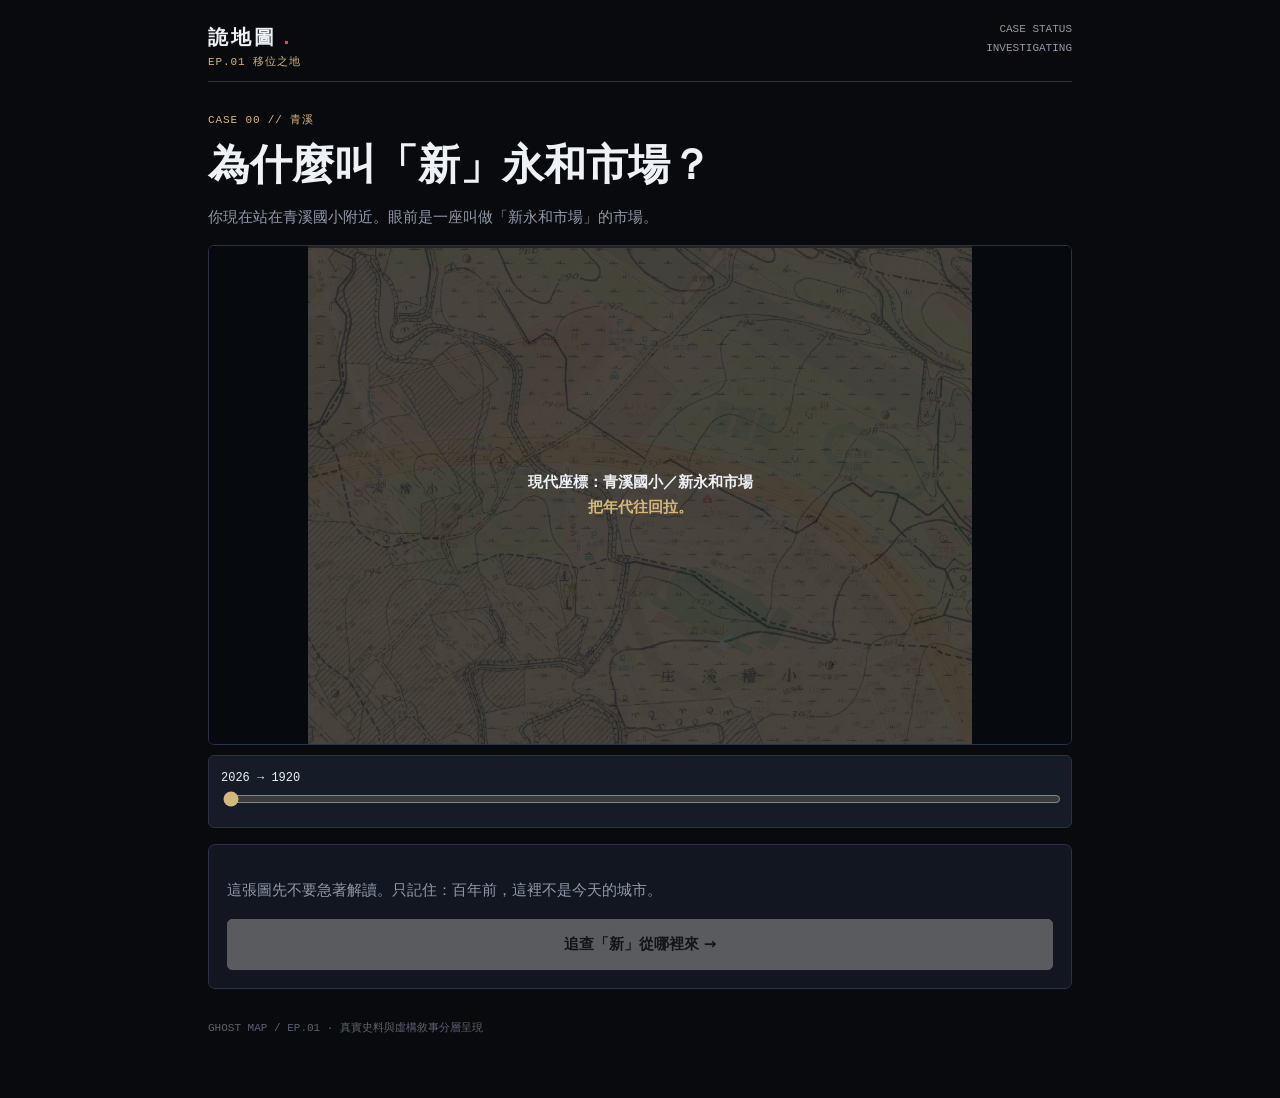
<file: index.html>
<!doctype html><html lang="zh-Hant"><head><meta charset="utf-8"><meta name="viewport" content="width=device-width,initial-scale=1"><meta name="theme-color" content="#090a0d"><title>詭地圖｜為什麼叫「新」永和市場？</title><link rel="stylesheet" href="style.css"></head><body><main><header><div><div class="brand">詭地圖<span style="color:var(--red)">．</span></div><div class="badge">EP.01 移位之地</div></div><div class="meta mono">CASE STATUS<br>INVESTIGATING</div></header><span class="badge">CASE 00 // 青溪</span><h1>為什麼叫「新」永和市場？</h1><p>你現在站在青溪國小附近。眼前是一座叫做「新永和市場」的市場。</p><div class="viewer"><img src="map1920.png" id="m"><div id="cover" style="position:absolute;inset:0;background:rgba(8,10,14,.72);display:grid;place-items:center;text-align:center;padding:25px"><b>現代座標：青溪國小／新永和市場<br><span style="color:var(--gold)">把年代往回拉。</span></b></div></div><div class="control"><div class="small mono" id="year">2026 → 1920</div><input id="s" type="range" min="0" max="100" value="0"></div><div class="panel"><p id="f">這張圖先不要急著解讀。只記住：百年前，這裡不是今天的城市。</p><button id="go" class="primary" disabled>追查「新」從哪裡來 →</button></div><script>const s=document.querySelector('#s'),c=document.querySelector('#cover'),g=document.querySelector('#go');s.oninput=()=>{c.style.opacity=1-s.value/100;if(s.value>25)g.disabled=false};g.onclick=()=>mark('qingxi','move.html')</script><footer class="mono">GHOST MAP / EP.01 · 真實史料與虛構敘事分層呈現</footer></main><script src="app.js"></script></body></html>
</file>
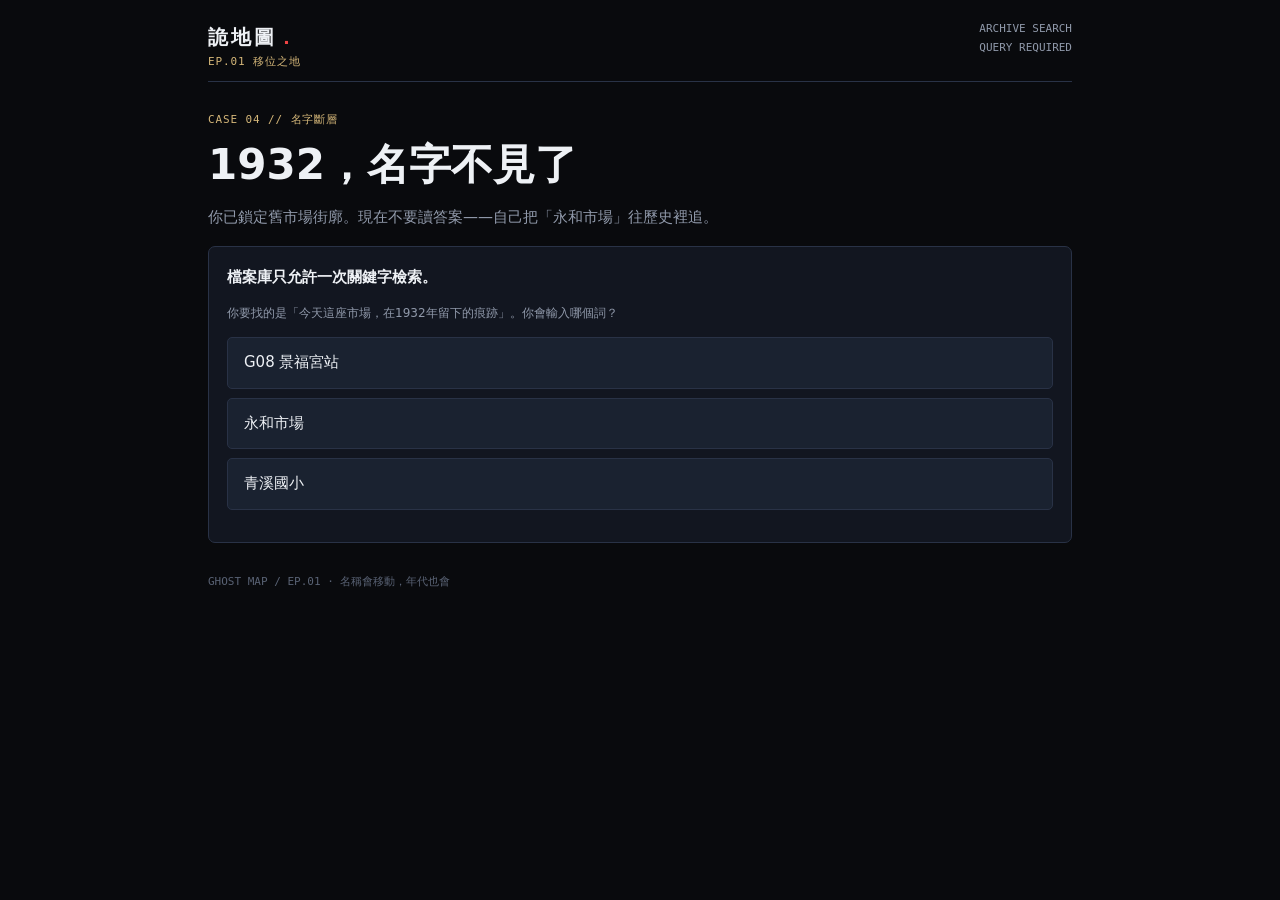
<file: 1932.html>
<!doctype html><html lang="zh-Hant"><head><meta charset="utf-8"><meta name="viewport" content="width=device-width,initial-scale=1"><meta name="theme-color" content="#090a0d"><title>詭地圖｜1932 名字斷層</title><link rel="stylesheet" href="style.css"><style>
.searchbox{background:#07090d;border:1px solid var(--line);padding:18px;border-radius:6px;margin:18px 0}.query{font:700 18px/1.5 var(--mono);color:var(--text);border-bottom:1px solid var(--line);padding-bottom:12px}.log{font:13px/1.9 var(--mono);color:var(--muted);min-height:120px;padding-top:12px}.hit{color:var(--gold);font-weight:900;font-size:24px}.zero{color:var(--red);font-weight:900}.stage{display:none}.stage.show{display:block}.choicegrid{display:grid;gap:9px;margin:14px 0}.choicegrid button{text-align:left;justify-content:flex-start}.choicegrid button.good{border-color:var(--gold);background:#d5b77916}.choicegrid button.bad{border-color:var(--red)}.paper{background:#eee8d9;color:#202226;border-radius:4px;padding:18px;margin:14px 0;font-family:"Noto Serif TC","Songti TC",serif}.paper .date{font:700 12px/1.4 var(--mono);color:#625d52}.paper .headline{font-size:21px;font-weight:900;margin:8px 0}.paper mark{background:#ffe066;padding:1px 3px}.lock{opacity:.35;pointer-events:none}.clue{border-left:3px solid var(--gold);padding-left:12px;margin:14px 0}.big-next{width:100%;font-size:16px;margin-top:14px}.mini{font-size:12px;color:var(--muted)}.art-reveal{margin:18px 0;border:1px solid var(--line);background:#07090d;border-radius:6px;overflow:hidden}.art-reveal img{display:block;width:100%;max-height:560px;object-fit:contain;background:#050608;cursor:zoom-in}.art-caption{padding:14px 16px;border-top:1px solid var(--line)}.art-caption strong{color:var(--gold)}.art-line{font-size:20px;font-weight:900;margin:4px 0 6px}.art-note{font-size:12px;color:var(--muted)}.art-reveal.inspecting img{filter:none}.inspect-hint{text-align:center;padding:8px;font:11px/1.4 var(--mono);color:var(--muted);background:#0d1118}.art-reveal:not(.inspecting) img{filter:brightness(.78) contrast(1.05)}
</style></head><body><main><header><div><div class="brand">詭地圖<span style="color:var(--red)">．</span></div><div class="badge">EP.01 移位之地</div></div><div class="meta mono">ARCHIVE SEARCH<br><span id="status">QUERY REQUIRED</span></div></header>
<span class="badge">CASE 04 // 名字斷層</span><h1>1932，名字不見了</h1><p>你已鎖定舊市場街廓。現在不要讀答案——自己把「永和市場」往歷史裡追。</p>

<div id="stage1" class="stage show">
 <div class="panel"><b>檔案庫只允許一次關鍵字檢索。</b><p class="mini">你要找的是「今天這座市場，在1932年留下的痕跡」。你會輸入哪個詞？</p>
 <div class="choicegrid" id="queries">
  <button data-q="wrong">G08 景福宮站</button><button data-q="correct">永和市場</button><button data-q="wrong">青溪國小</button>
 </div><div id="qfb" class="mono mini"></div></div>
</div>

<div id="stage2" class="stage">
 <div class="searchbox"><div class="query">SEARCH › <span id="queryword">永和市場</span></div><div id="log" class="log"></div></div>
 <div id="nohit" class="stage"><div class="panel"><div class="zero mono">NO EXACT MATCH // 1932</div><h2>奇怪。地點還在，名字卻斷了。</h2><p>如果「永和市場」不是當年的名字，你下一步應該追什麼？</p>
 <div class="choicegrid" id="nextsearch"><button data-n="wrong">換一個完全不同的市場</button><button data-n="correct">沿著同一街廓，找1932年的市場名稱</button><button data-n="wrong">直接判定1932沒有市場</button></div><div id="nfb" class="mono mini"></div></div></div>
</div>

<div id="stage3" class="stage">
 <div class="paper"><div class="date">ARCHIVE HIT · 1932</div><div class="headline">桃園消費市場</div><div>同期報刊線索指向市場開場。你追的不是另一座市場，而是同一條歷史脈絡中的<mark>另一個名稱</mark>。</div></div>
 <div class="clue"><b>玩家發現：</b>「永和市場」一路追到1932，名稱會消失；接手線索的是「桃園消費市場」。</div>
 <div class="art-reveal" id="artReveal">
   <div class="inspect-hint">EVIDENCE B · 1939　點擊畫面檢視</div>
   <img id="nightSketch" src="night_sketch_1939.png" alt="簡綽然《夜之素描》1939">
   <div class="art-caption">
     <div class="evidence">ART-01 · 1939《夜之素描》</div>
     <div class="art-line">現在，1932年的市場第一次有了樣子。</div>
     <div class="art-note" id="artNote">研究者依建築特徵，將畫中場景指向桃園街消費市場。點一下畫面，再決定這件證物究竟能證明到哪裡。</div>
   </div>
 </div>
 <p><b>現在把兩件證物放進正確的證據盒：</b></p>
 <div class="panel"><div class="evidence">EVIDENCE A · 1932 同期報刊線索</div><p>可支持：1932年「桃園消費市場」開場的歷史時間錨。</p><select id="evA"><option value="">選擇證據用途…</option><option value="time">時間／名稱</option><option value="gps">精確GIS座標</option><option value="pond">證明填平埤塘</option></select></div>
 <div class="panel"><div class="evidence">EVIDENCE B · 1939《夜之素描》研究判讀</div><p>研究者依建築特徵認為可能描繪桃園街消費市場。</p><select id="evB"><option value="">選擇證據用途…</option><option value="academic">建築／主題的研究對應</option><option value="gps">精確GIS座標</option><option value="pond">證明填平埤塘</option></select></div>
 <button id="check" class="primary big-next">封存證物 →</button><div id="efb" class="mono mini" style="margin-top:10px"></div>
</div>

<div id="stage4" class="stage"><div class="panel"><div class="evidence">NAME SHIFT // VERIFIED THREAD</div><div class="hit">永和市場 → 桃園消費市場</div><p>你已經把「名字」追到1932。可是更早的1920年代，連市場本身都還沒出現。</p></div><button class="primary big-next" onclick="mark('1932','verdict.html')">打開 1920 地圖：市場出現以前呢？ →</button></div>
<footer class="mono">GHOST MAP / EP.01 · 名稱會移動，年代也會</footer></main><script src="app.js"></script><script>
const $=id=>document.getElementById(id);function show(id){$(id).classList.add('show')}function msg(id,t){$(id).textContent=t}
document.querySelectorAll('#queries button').forEach(b=>b.onclick=()=>{if(b.dataset.q==='correct'){b.classList.add('good');msg('qfb','QUERY ACCEPTED');$('status').textContent='SEARCHING';setTimeout(()=>{ $('stage1').classList.remove('show');show('stage2');runSearch();},180)}else{b.classList.add('bad');msg('qfb','這個詞無法回答「舊永和市場往前叫什麼」。再找一次。')}});
function runSearch(){const rows=['2021  新永和市場 / 搬遷 ✓','1982  永和市場 / 第三代 ✓','1960s 永和商場 / 名稱偏移 …','1939  永和市場 / EXACT MATCH 0','1932  永和市場 / EXACT MATCH 0'];let i=0;$('log').innerHTML='';const t=setInterval(()=>{$('log').innerHTML+=rows[i++]+'<br>';if(i===rows.length){clearInterval(t);$('log').innerHTML+='<br><span class="zero">NO EXACT MATCH</span>';show('nohit');$('status').textContent='NAME LOST'}},90)}
document.querySelectorAll('#nextsearch button').forEach(b=>b.onclick=()=>{if(b.dataset.n==='correct'){b.classList.add('good');msg('nfb','SEARCH STRATEGY ACCEPTED // SAME PLACE, OLDER NAME');setTimeout(()=>{$('stage2').classList.remove('show');show('stage3');$('status').textContent='ALTERNATE NAME FOUND'},180)}else{b.classList.add('bad');msg('nfb','地點線索不能丟掉。名字可能變，街廓才是追查主線。')}});
$('nightSketch').onclick=()=>{const a=$('artReveal');a.classList.toggle('inspecting');msg('artNote',a.classList.contains('inspecting')?'你可以看見拱門、夜間人群與市場入口的形制；但畫作仍不是精確座標。':'研究者依建築特徵，將畫中場景指向桃園街消費市場。點一下畫面，再決定這件證物究竟能證明到哪裡。')};
$('check').onclick=()=>{if($('evA').value==='time'&&$('evB').value==='academic'){msg('efb','EVIDENCE BOUNDARY OK // 沒有把畫作當GPS，也沒有把後世「填埤」說法偷渡進來。');$('check').disabled=true;setTimeout(()=>show('stage4'),180)}else{msg('efb','證據越界。1932報刊線索不能直接證明池塘；《夜之素描》也不能提供精確GIS座標。')}};
</script></body></html>
</file>
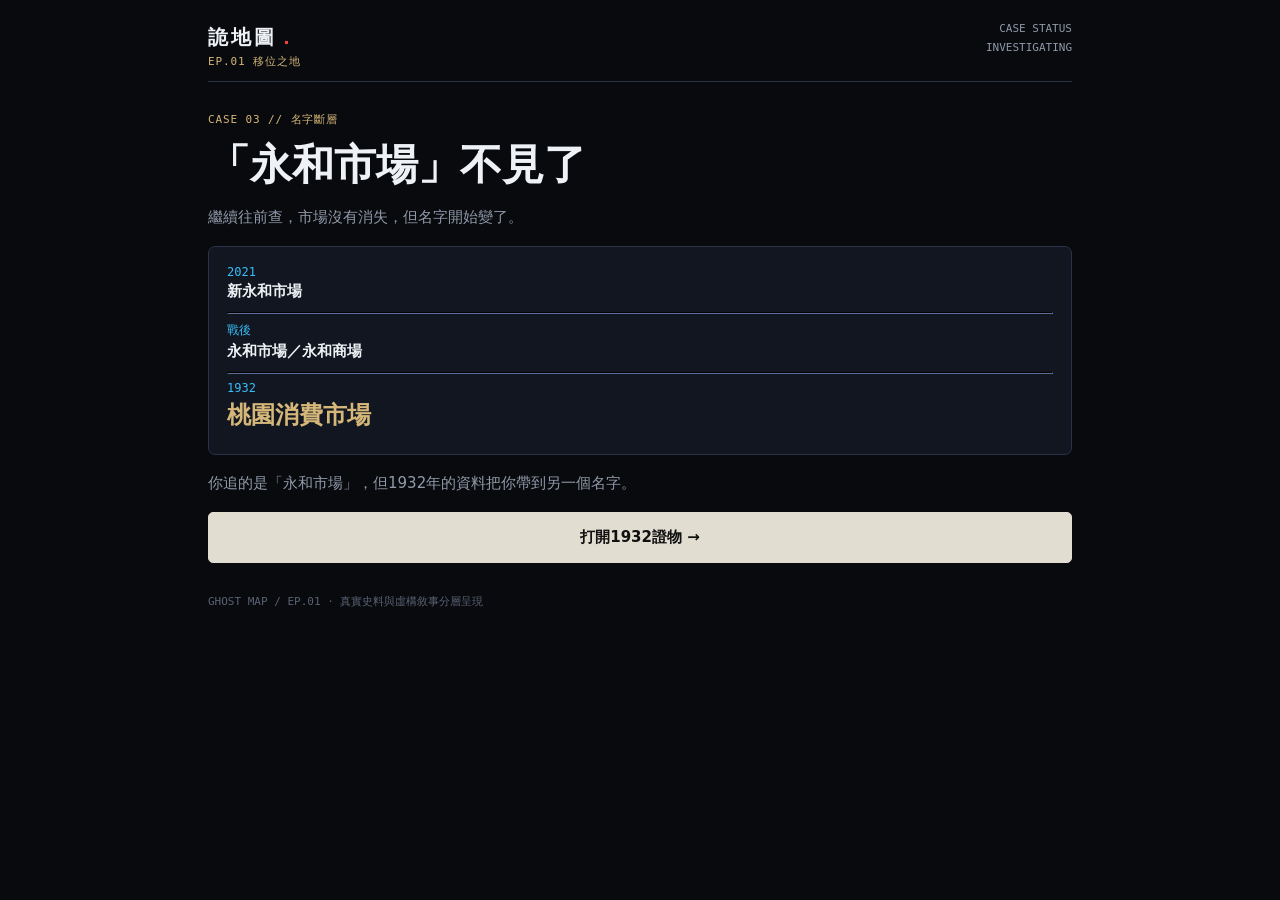
<file: archive.html>
<!doctype html><html lang="zh-Hant"><head><meta charset="utf-8"><meta name="viewport" content="width=device-width,initial-scale=1"><meta name="theme-color" content="#090a0d"><title>詭地圖｜「永和市場」不見了</title><link rel="stylesheet" href="style.css"></head><body><main><header><div><div class="brand">詭地圖<span style="color:var(--red)">．</span></div><div class="badge">EP.01 移位之地</div></div><div class="meta mono">CASE STATUS<br>INVESTIGATING</div></header><span class="badge">CASE 03 // 名字斷層</span><h1>「永和市場」不見了</h1><p>繼續往前查，市場沒有消失，但名字開始變了。</p><div class="panel"><div class="evidence">2021</div><b>新永和市場</b><hr style="border-color:var(--line)"><div class="evidence">戰後</div><b>永和市場／永和商場</b><hr style="border-color:var(--line)"><div class="evidence">1932</div><b style="font-size:24px;color:var(--gold)">桃園消費市場</b></div><p>你追的是「永和市場」，但1932年的資料把你帶到另一個名字。</p><button class="primary" onclick="mark('archive','1932.html')">打開1932證物 →</button><footer class="mono">GHOST MAP / EP.01 · 真實史料與虛構敘事分層呈現</footer></main><script src="app.js"></script></body></html>
</file>
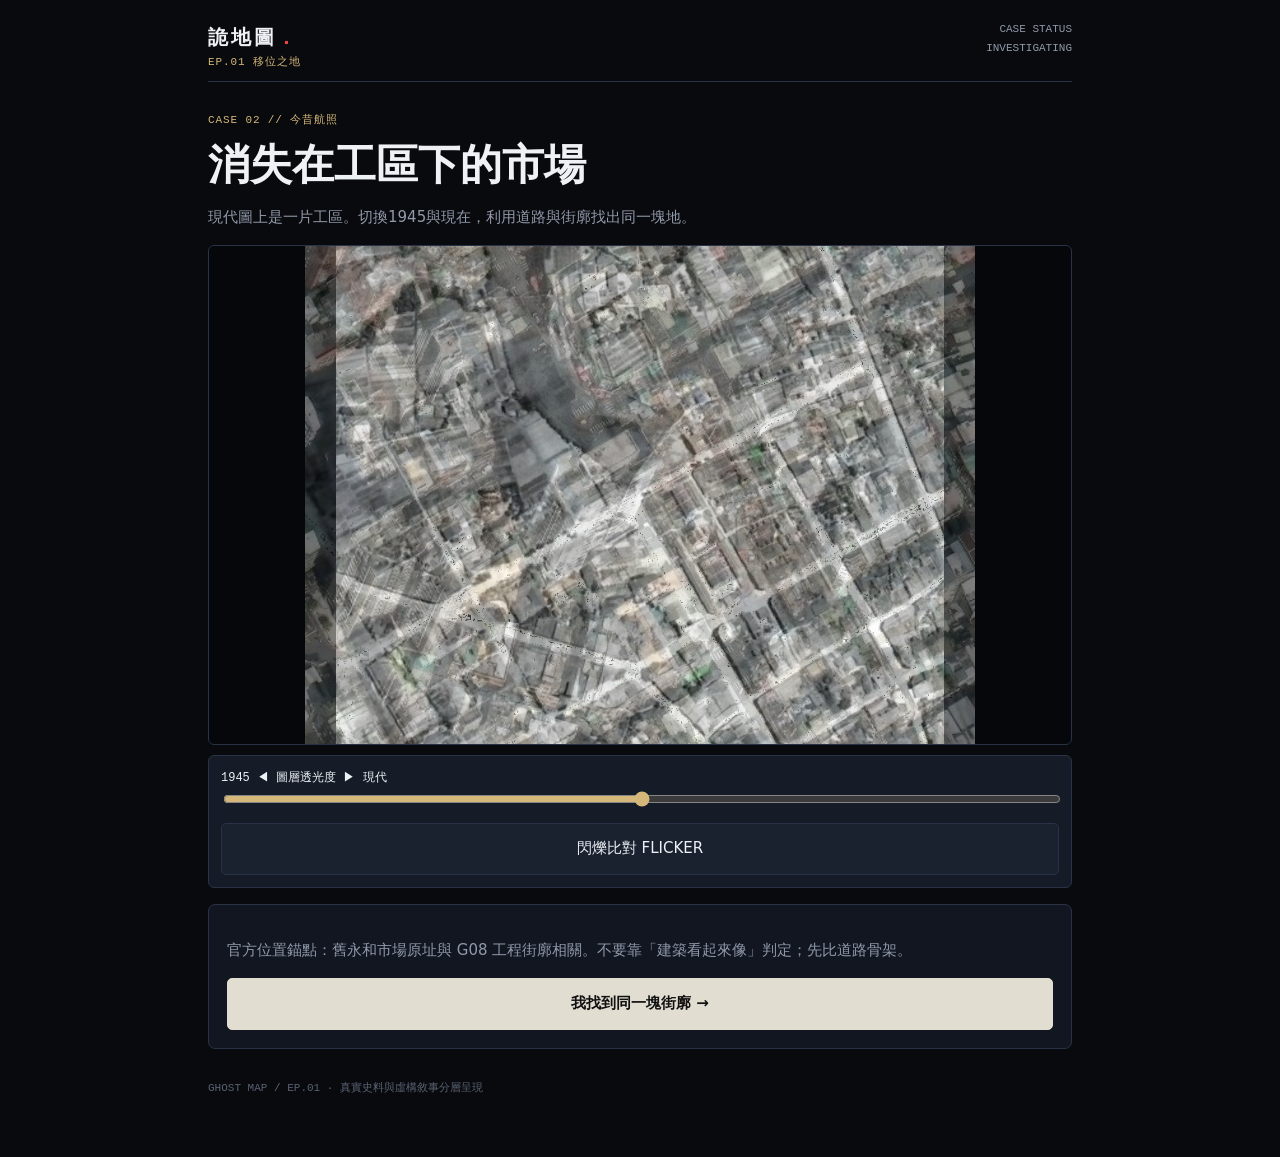
<file: g08.html>
<!doctype html><html lang="zh-Hant"><head><meta charset="utf-8"><meta name="viewport" content="width=device-width,initial-scale=1"><meta name="theme-color" content="#090a0d"><title>詭地圖｜消失在工區下的市場</title><link rel="stylesheet" href="style.css"></head><body><main><header><div><div class="brand">詭地圖<span style="color:var(--red)">．</span></div><div class="badge">EP.01 移位之地</div></div><div class="meta mono">CASE STATUS<br>INVESTIGATING</div></header><span class="badge">CASE 02 // 今昔航照</span><h1>消失在工區下的市場</h1><p>現代圖上是一片工區。切換1945與現在，利用道路與街廓找出同一塊地。</p><div class="viewer" id="v"><img src="past1945.png"><img src="modern.png" id="now" style="opacity:.5"></div><div class="control"><div class="small mono">1945 ◀ 圖層透光度 ▶ 現代</div><input id="s" type="range" min="0" max="100" value="50"><button id="fl" style="width:100%;margin-top:8px">閃爍比對 FLICKER</button></div><div class="panel"><p>官方位置錨點：舊永和市場原址與 G08 工程街廓相關。不要靠「建築看起來像」判定；先比道路骨架。</p><button class="primary" onclick="mark('g08','archive.html')">我找到同一塊街廓 →</button></div><script>s.oninput=()=>now.style.opacity=s.value/100;let t;fl.onclick=()=>{if(t){clearInterval(t);t=null;now.style.opacity=s.value/100;fl.textContent='閃爍比對 FLICKER'}else{let x=0;t=setInterval(()=>now.style.opacity=(x^=1),360);fl.textContent='停止閃爍'}}</script><footer class="mono">GHOST MAP / EP.01 · 真實史料與虛構敘事分層呈現</footer></main><script src="app.js"></script></body></html>
</file>
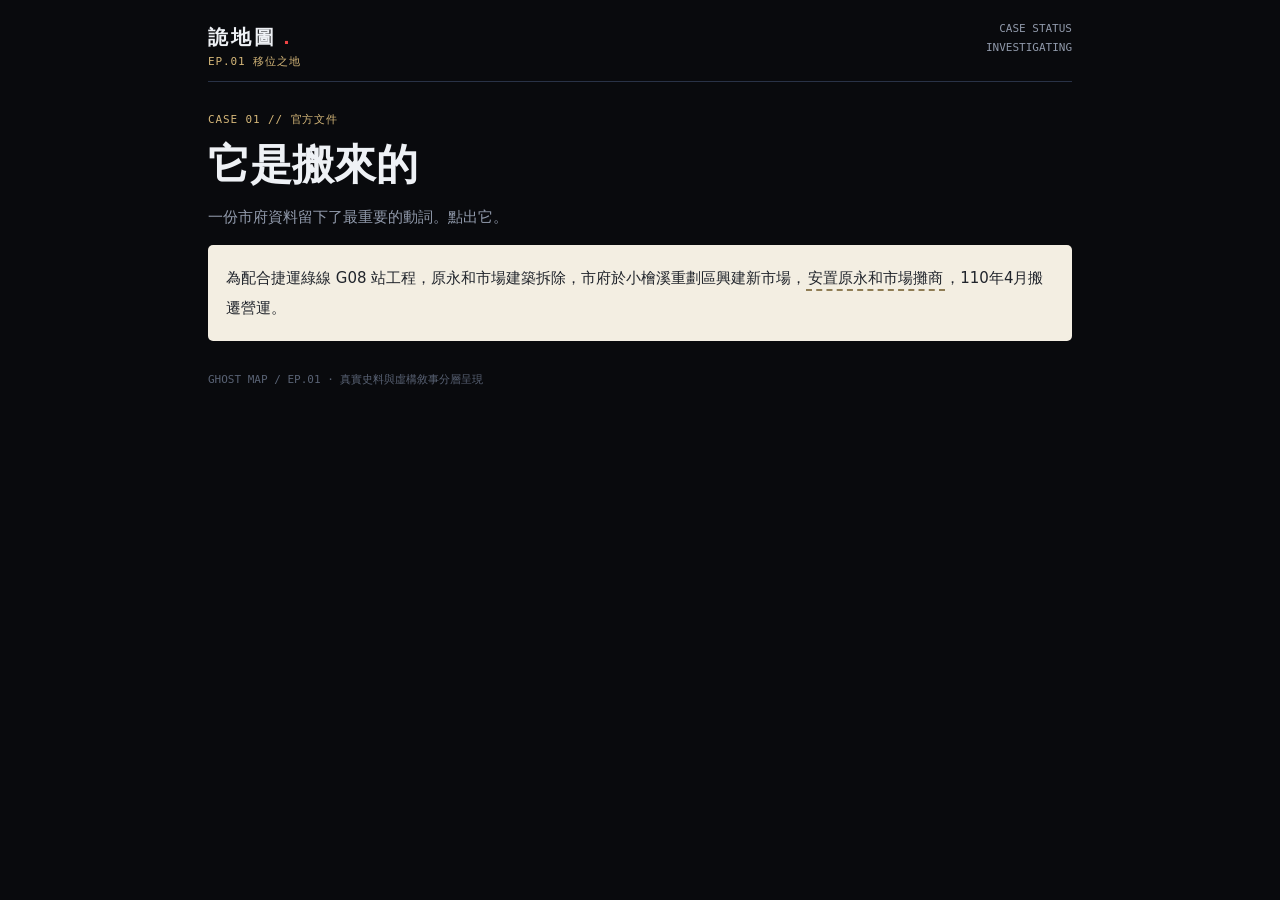
<file: move.html>
<!doctype html><html lang="zh-Hant"><head><meta charset="utf-8"><meta name="viewport" content="width=device-width,initial-scale=1"><meta name="theme-color" content="#090a0d"><title>詭地圖｜它是搬來的</title><link rel="stylesheet" href="style.css"></head><body><main><header><div><div class="brand">詭地圖<span style="color:var(--red)">．</span></div><div class="badge">EP.01 移位之地</div></div><div class="meta mono">CASE STATUS<br>INVESTIGATING</div></header><span class="badge">CASE 01 // 官方文件</span><h1>它是搬來的</h1><p>一份市府資料留下了最重要的動詞。點出它。</p><div class="doc">為配合捷運綠線 G08 站工程，原永和市場建築拆除，市府於小檜溪重劃區興建新市場，<span class="mark" id="move">安置原永和市場攤商</span>，110年4月搬遷營運。</div><div class="panel hidden" id="r"><div class="stamp">RELOCATION VERIFIED</div><p>「新」不是新創立，而是舊市場搬到了新的位置。</p><button class="primary" onclick="mark('move','g08.html')">那舊的在哪裡？ →</button></div><script>move.onclick=()=>{move.classList.add('on');r.classList.remove('hidden')}</script><footer class="mono">GHOST MAP / EP.01 · 真實史料與虛構敘事分層呈現</footer></main><script src="app.js"></script></body></html>
</file>
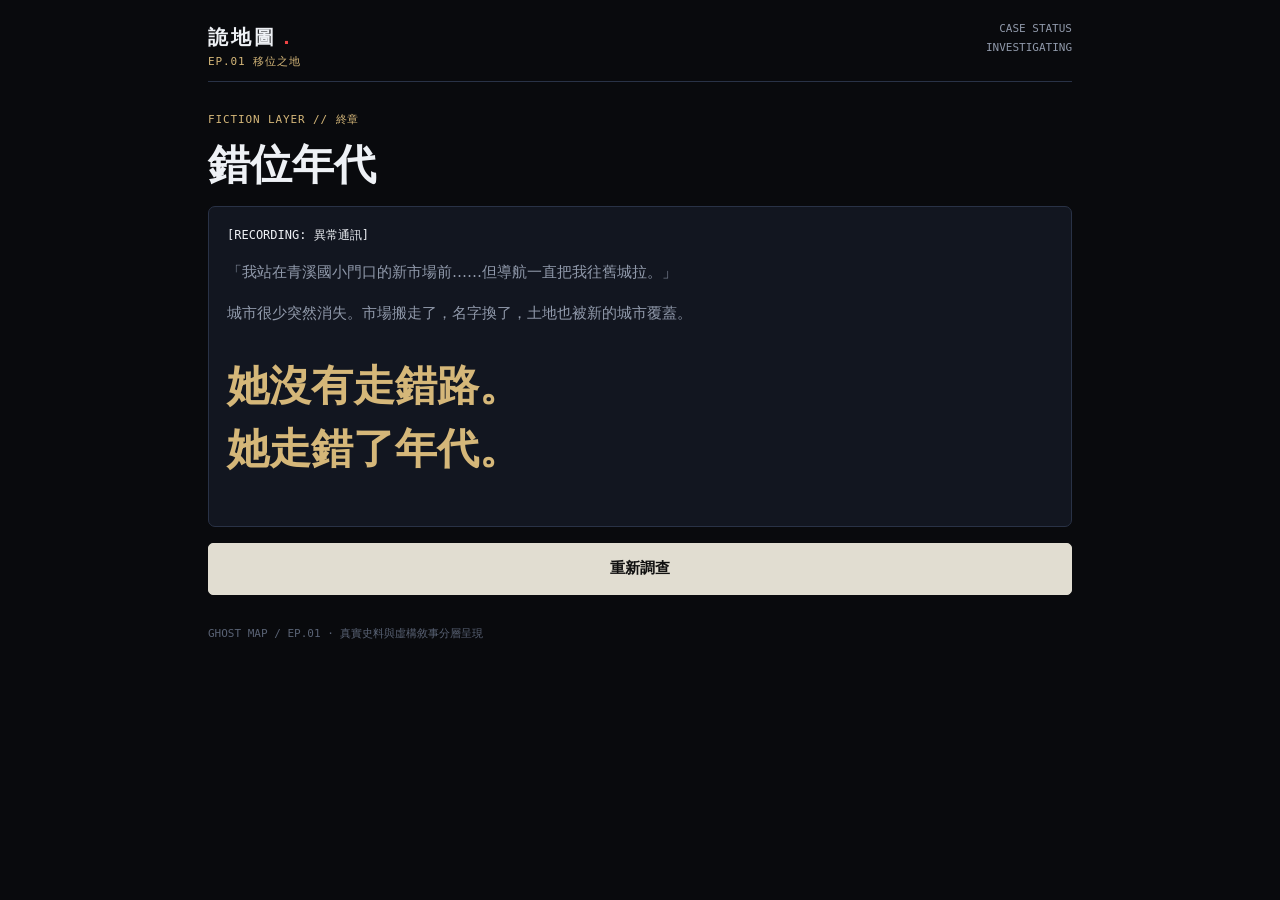
<file: unknown.html>
<!doctype html><html lang="zh-Hant"><head><meta charset="utf-8"><meta name="viewport" content="width=device-width,initial-scale=1"><meta name="theme-color" content="#090a0d"><title>詭地圖｜錯位年代</title><link rel="stylesheet" href="style.css"></head><body><main><header><div><div class="brand">詭地圖<span style="color:var(--red)">．</span></div><div class="badge">EP.01 移位之地</div></div><div class="meta mono">CASE STATUS<br>INVESTIGATING</div></header><span class="badge">FICTION LAYER // 終章</span><h1>錯位年代</h1><div class="panel"><div class="mono small">[RECORDING: 異常通訊]</div><p>「我站在青溪國小門口的新市場前……但導航一直把我往舊城拉。」</p><p>城市很少突然消失。市場搬走了，名字換了，土地也被新的城市覆蓋。</p><div class="ending">她沒有走錯路。<br>她走錯了年代。</div></div><a class="btn primary" href="index.html" onclick="localStorage.removeItem(KEY)">重新調查</a><footer class="mono">GHOST MAP / EP.01 · 真實史料與虛構敘事分層呈現</footer></main><script src="app.js"></script></body></html>
</file>
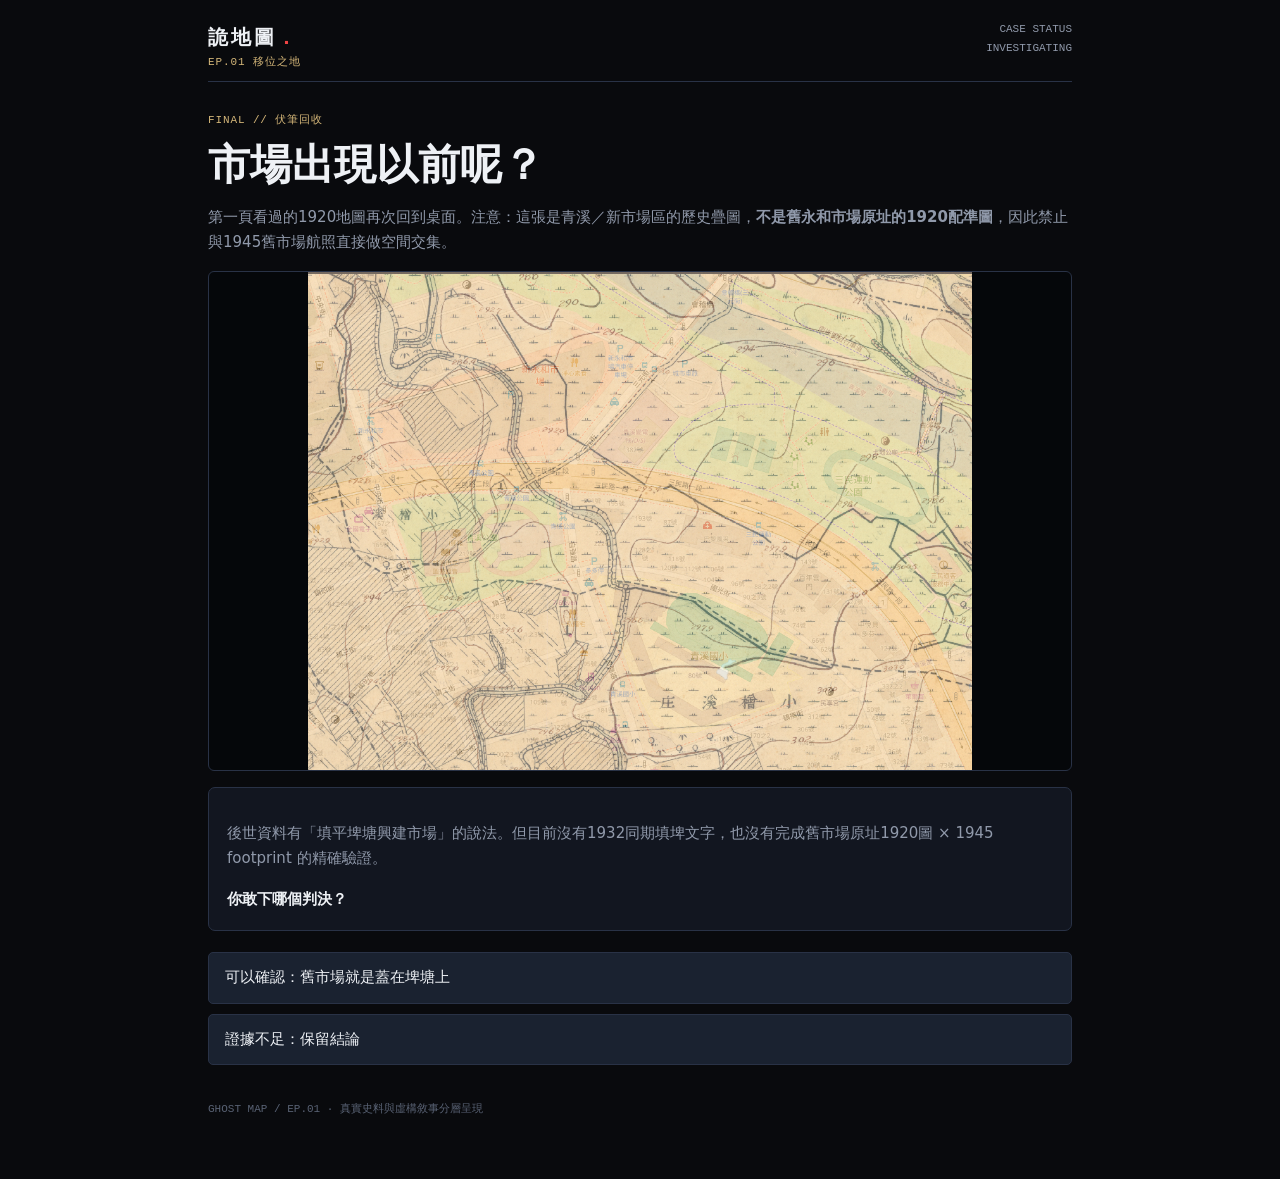
<file: verdict.html>
<!doctype html><html lang="zh-Hant"><head><meta charset="utf-8"><meta name="viewport" content="width=device-width,initial-scale=1"><meta name="theme-color" content="#090a0d"><title>詭地圖｜市場出現以前呢？</title><link rel="stylesheet" href="style.css"></head><body><main><header><div><div class="brand">詭地圖<span style="color:var(--red)">．</span></div><div class="badge">EP.01 移位之地</div></div><div class="meta mono">CASE STATUS<br>INVESTIGATING</div></header><span class="badge">FINAL // 伏筆回收</span><h1>市場出現以前呢？</h1><p>第一頁看過的1920地圖再次回到桌面。注意：這張是青溪／新市場區的歷史疊圖，<b>不是舊永和市場原址的1920配準圖</b>，因此禁止與1945舊市場航照直接做空間交集。</p><div class="viewer"><img src="map1920.png"></div><div class="panel"><p>後世資料有「填平埤塘興建市場」的說法。但目前沒有1932同期填埤文字，也沒有完成舊市場原址1920圖 × 1945 footprint 的精確驗證。</p><b>你敢下哪個判決？</b></div><button class="choice" onclick="wrong()">可以確認：舊市場就是蓋在埤塘上</button><button class="choice" onclick="right()">證據不足：保留結論</button><div id="fb" class="panel hidden"></div><script>function wrong(){fb.className='panel';fb.textContent='退回：你把「後世說法」當成了「已完成的空間證明」。'}function right(){fb.className='panel';fb.innerHTML='<div class="stamp">INSUFFICIENT EVIDENCE</div><p>你看到的，不等於你已經證明的。</p><button class="primary" onclick="mark('verdict','unknown.html')">接收最後訊號 →</button>'}</script><footer class="mono">GHOST MAP / EP.01 · 真實史料與虛構敘事分層呈現</footer></main><script src="app.js"></script></body></html>
</file>
<file: style.css>
:root{--bg:#090a0d;--panel:#121620;--line:#293246;--text:#eef1f5;--muted:#9099aa;--gold:#d5b779;--red:#ef4444;--cyan:#38bdf8}*{box-sizing:border-box}body{margin:0;background:var(--bg);color:var(--text);font:15px/1.7 system-ui,-apple-system,sans-serif}main{max-width:900px;margin:auto;padding:20px 18px 60px}header{display:flex;justify-content:space-between;border-bottom:1px solid var(--line);padding-bottom:12px;margin-bottom:24px}.brand{font-weight:900;letter-spacing:.14em;font-size:20px}.mono{font-family:ui-monospace,monospace}.meta{font-size:11px;color:var(--muted);text-align:right}.badge{color:var(--gold);font:11px ui-monospace,monospace;letter-spacing:.08em}h1{font-size:clamp(26px,5vw,42px);line-height:1.2;margin:8px 0}p{color:var(--muted)}.panel{background:var(--panel);border:1px solid var(--line);padding:18px;border-radius:7px;margin:16px 0}.viewer{height:min(58vw,500px);min-height:280px;position:relative;background:#05070a;border:1px solid var(--line);overflow:hidden;border-radius:6px}.viewer img{position:absolute;inset:0;width:100%;height:100%;object-fit:contain}.control{padding:12px;background:#151b27;border:1px solid var(--line);margin-top:10px;border-radius:6px}input[type=range]{width:100%;accent-color:var(--gold)}button,.btn{border:1px solid var(--line);background:#1a2230;color:var(--text);padding:12px 16px;border-radius:5px;cursor:pointer;display:inline-block;text-decoration:none;font:inherit}button.primary,.btn.primary{background:#e1ddd1;color:#111;font-weight:800;border-color:#e1ddd1;width:100%;text-align:center}button:disabled{opacity:.35}.choice{width:100%;text-align:left;margin:5px 0}.good{border-color:var(--gold);color:var(--gold)}.doc{background:#f3eee2;color:#20242b;padding:18px;border-radius:5px;line-height:2}.mark{border-bottom:2px dashed #8f7d55;cursor:pointer;padding:2px}.mark.on{background:#ffe066;font-weight:700}.stamp{display:inline-block;border:2px solid var(--gold);color:var(--gold);padding:5px 10px;font:bold 12px ui-monospace,monospace;transform:rotate(-2deg)}.small{font-size:12px}.hidden{display:none}.evidence{font:12px ui-monospace,monospace;color:var(--cyan)}footer{margin-top:30px;color:#596274;font-size:11px}.ending{font-size:clamp(24px,5vw,42px);color:var(--gold);font-weight:900;line-height:1.5;margin:28px 0}@media(max-width:600px){main{padding:14px 12px 50px}.viewer{height:330px}header .meta{display:none}}
</file>
